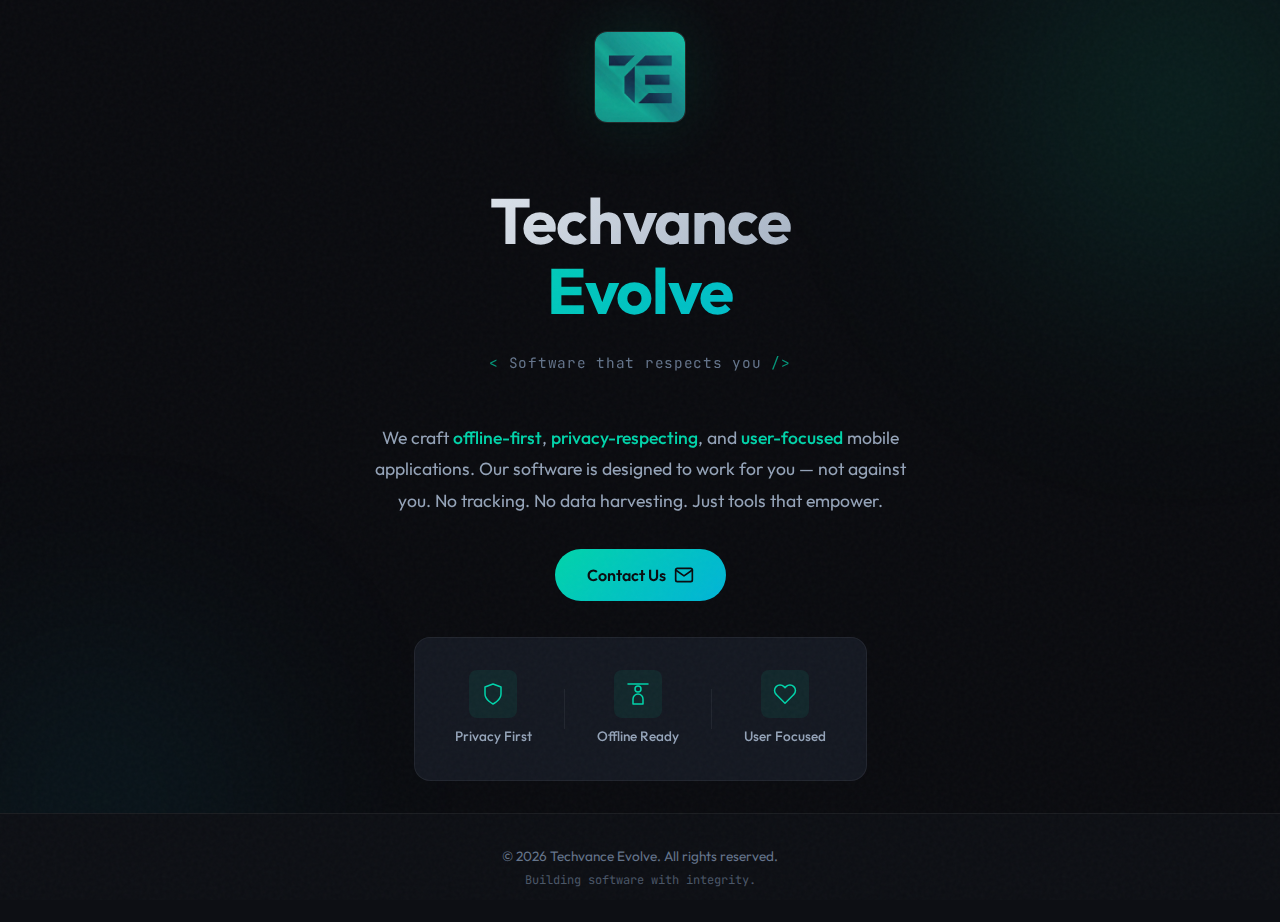
<file: index.html>
<!DOCTYPE html>
<html lang="en">
<head>
    <meta charset="UTF-8">
    <meta name="viewport" content="width=device-width, initial-scale=1.0">
    <meta name="description" content="Techvance Evolve - Creating offline-first, privacy-respecting, and user-focused mobile applications.">
    <meta name="google-site-verification" content="6rZVCr1v9Ppr6enE9zoGqDek3NDmSu9cayEgSQ9xsbw" />
    <title>Techvance Evolve</title>
    <link rel="stylesheet" href="styles.css">
    <link rel="preconnect" href="https://fonts.googleapis.com">
    <link rel="preconnect" href="https://fonts.gstatic.com" crossorigin>
    <link href="https://fonts.googleapis.com/css2?family=Outfit:wght@300;400;500;600;700&family=JetBrains+Mono:wght@400;500&display=swap" rel="stylesheet">
</head>
<body>
    <div class="noise-overlay"></div>
    <div class="gradient-orb gradient-orb-1"></div>
    <div class="gradient-orb gradient-orb-2"></div>
    
    <main class="container">
        <header class="header">
            <div class="logo-container">
                <div class="logo-frame">
                    <img src="21713191-c901-4661-9f66-414843cb288d.jpg" alt="Techvance Evolve Logo" class="logo">
                </div>
            </div>
        </header>

        <section class="hero">
            <h1 class="brand-name">
                <span class="brand-tech">Techvance</span>
                <span class="brand-evolve">Evolve</span>
            </h1>
            
            <div class="tagline">
                <span class="tagline-decorator">&lt;</span>
                Software that respects you
                <span class="tagline-decorator">/&gt;</span>
            </div>

            <p class="description">
                We craft <strong>offline-first</strong>, <strong>privacy-respecting</strong>, 
                and <strong>user-focused</strong> mobile applications. Our software is designed 
                to work for you — not against you. No tracking. No data harvesting. 
                Just tools that empower.
            </p>

            <div class="cta-section">
                <button class="contact-btn" id="contactBtn">
                    <span class="btn-text">Contact Us</span>
                    <span class="btn-icon">
                        <svg width="20" height="20" viewBox="0 0 24 24" fill="none" stroke="currentColor" stroke-width="2" stroke-linecap="round" stroke-linejoin="round">
                            <path d="M4 4h16c1.1 0 2 .9 2 2v12c0 1.1-.9 2-2 2H4c-1.1 0-2-.9-2-2V6c0-1.1.9-2 2-2z"></path>
                            <polyline points="22,6 12,13 2,6"></polyline>
                        </svg>
                    </span>
                </button>
                
<div class="email-reveal" id="emailReveal">
                <span class="email-label">Reach us at</span>
                <a href="mailto:techvance.evolve@gmail.com" class="email-address">
                    techvance.evolve@gmail.com
                </a>
            </div>
            </div>
        </section>

        <section class="values">
            <div class="value-item">
                <div class="value-icon">
                    <svg width="24" height="24" viewBox="0 0 24 24" fill="none" stroke="currentColor" stroke-width="1.5" stroke-linecap="round" stroke-linejoin="round">
                        <path d="M12 22s8-4 8-10V5l-8-3-8 3v7c0 6 8 10 8 10z"></path>
                    </svg>
                </div>
                <span>Privacy First</span>
            </div>
            <div class="value-divider"></div>
            <div class="value-item">
                <div class="value-icon">
                    <svg width="24" height="24" viewBox="0 0 24 24" fill="none" stroke="currentColor" stroke-width="1.5" stroke-linecap="round" stroke-linejoin="round">
                        <line x1="2" y1="2" x2="22" y2="2"></line>
                        <path d="M12 12a5 5 0 0 0-5 5v5h10v-5a5 5 0 0 0-5-5z"></path>
                        <circle cx="12" cy="7" r="3"></circle>
                    </svg>
                </div>
                <span>Offline Ready</span>
            </div>
            <div class="value-divider"></div>
            <div class="value-item">
                <div class="value-icon">
                    <svg width="24" height="24" viewBox="0 0 24 24" fill="none" stroke="currentColor" stroke-width="1.5" stroke-linecap="round" stroke-linejoin="round">
                        <path d="M20.84 4.61a5.5 5.5 0 0 0-7.78 0L12 5.67l-1.06-1.06a5.5 5.5 0 0 0-7.78 7.78l1.06 1.06L12 21.23l7.78-7.78 1.06-1.06a5.5 5.5 0 0 0 0-7.78z"></path>
                    </svg>
                </div>
                <span>User Focused</span>
            </div>
        </section>
    </main>

    <footer class="footer">
        <div class="footer-content">
            <p class="copyright">
                &copy; <span id="currentYear"></span> Techvance Evolve. All rights reserved.
            </p>
            <p class="footer-tagline">Building software with integrity.</p>
        </div>
    </footer>

    <script src="script.js"></script>
</body>
</html>
</file>
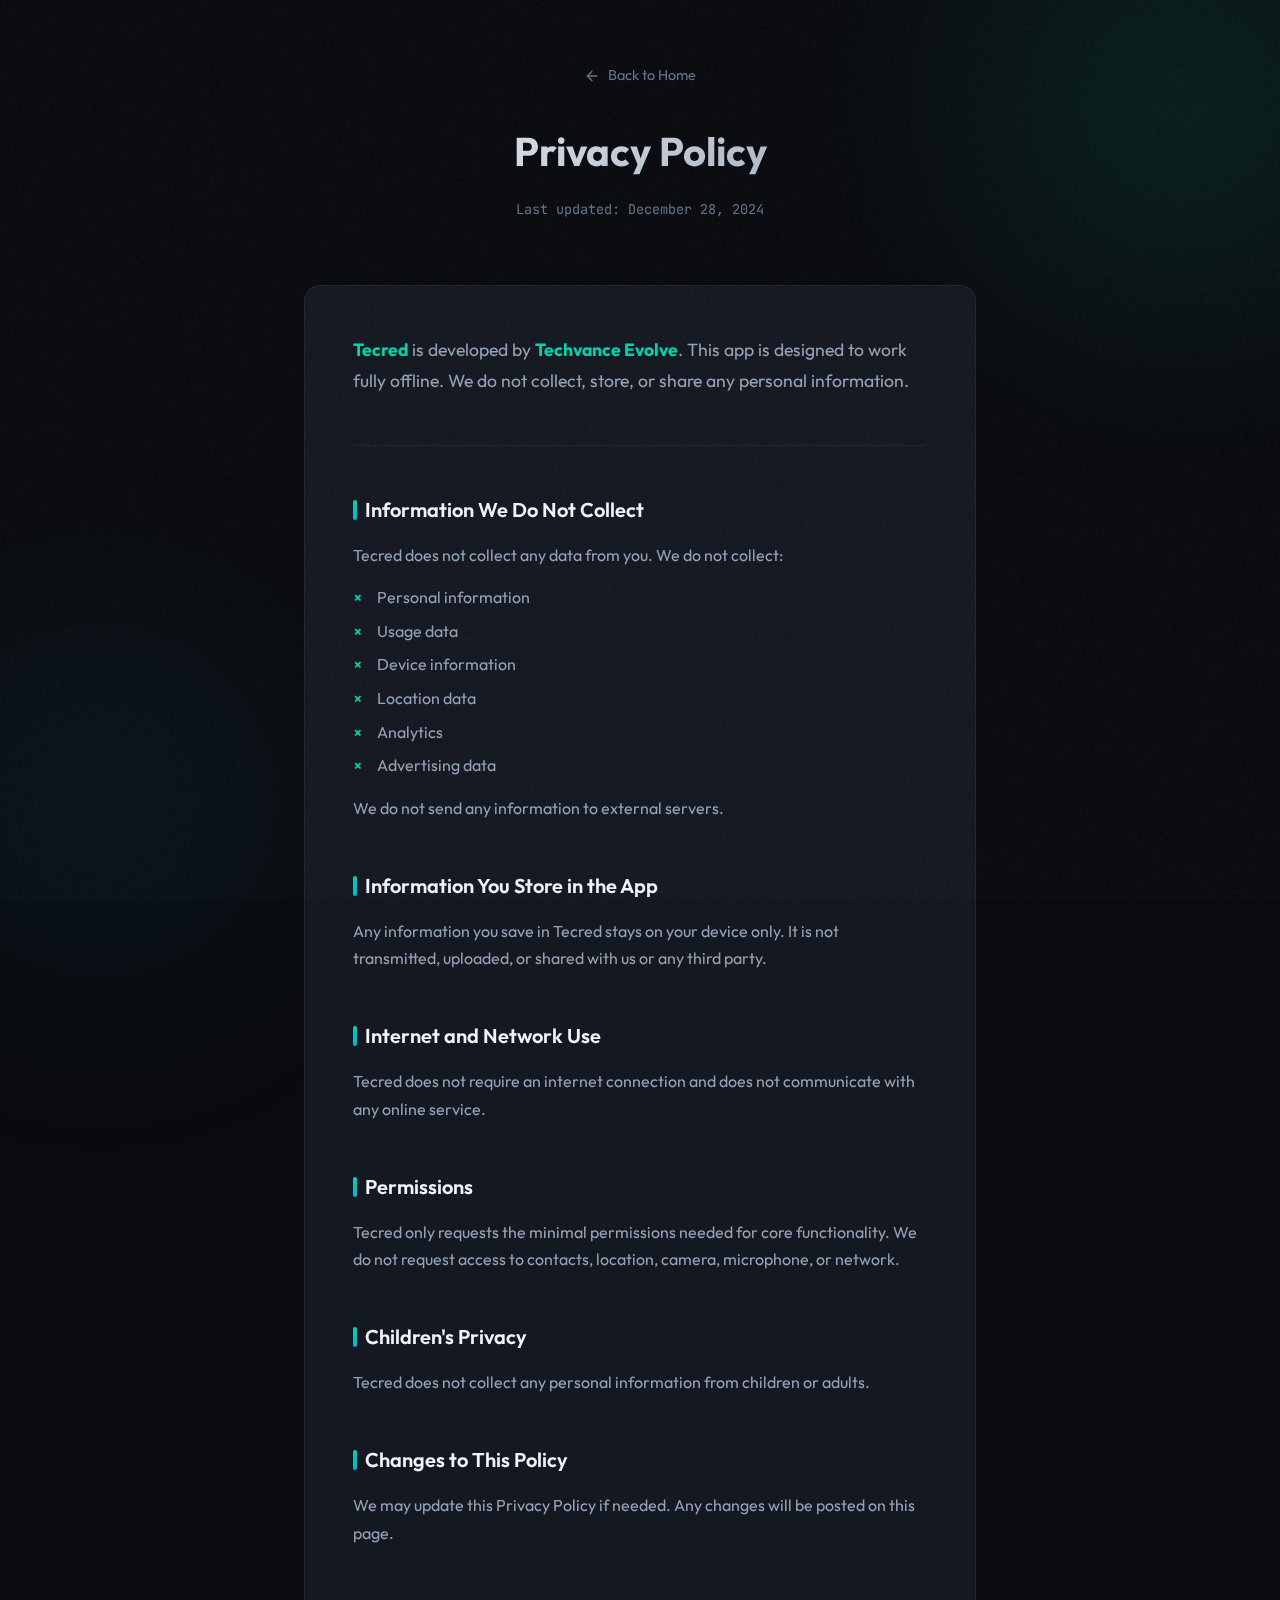
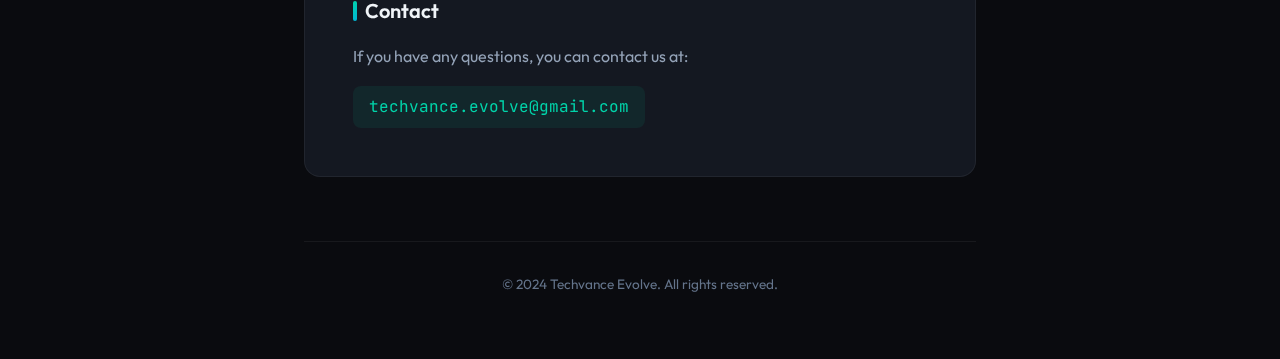
<file: tecred/privacy-policy.html>
<!DOCTYPE html>
<html lang="en">
<head>
    <meta charset="UTF-8">
    <meta name="viewport" content="width=device-width, initial-scale=1.0">
    <meta name="description" content="Privacy Policy for Tecred - A privacy-respecting credentials manager by Techvance Evolve.">
    <title>Privacy Policy | Tecred - Techvance Evolve</title>
    <link rel="stylesheet" href="../styles.css">
    <link rel="preconnect" href="https://fonts.googleapis.com">
    <link rel="preconnect" href="https://fonts.gstatic.com" crossorigin>
    <link href="https://fonts.googleapis.com/css2?family=Outfit:wght@300;400;500;600;700&family=JetBrains+Mono:wght@400;500&display=swap" rel="stylesheet">
    <style>
        /* Privacy Policy Specific Styles */
        .policy-container {
            max-width: 720px;
            margin: 0 auto;
            padding: var(--space-3xl) var(--space-lg);
            position: relative;
            z-index: 1;
        }

        .policy-header {
            text-align: center;
            margin-bottom: var(--space-3xl);
        }

        .back-link {
            display: inline-flex;
            align-items: center;
            gap: var(--space-sm);
            color: var(--color-text-muted);
            text-decoration: none;
            font-size: 0.9rem;
            margin-bottom: var(--space-xl);
            transition: var(--transition-fast);
        }

        .back-link:hover {
            color: var(--color-accent-primary);
        }

        .back-link svg {
            width: 16px;
            height: 16px;
        }

        .policy-title {
            font-size: clamp(2rem, 5vw, 2.5rem);
            font-weight: 700;
            background: linear-gradient(135deg, var(--color-text-primary) 0%, var(--color-text-secondary) 100%);
            -webkit-background-clip: text;
            background-clip: text;
            -webkit-text-fill-color: transparent;
            margin-bottom: var(--space-md);
        }

        .policy-date {
            font-family: var(--font-mono);
            font-size: 0.85rem;
            color: var(--color-text-muted);
        }

        .policy-content {
            background: var(--color-bg-elevated);
            border: 1px solid var(--color-border);
            border-radius: var(--radius-xl);
            padding: var(--space-2xl);
        }

        .policy-intro {
            font-size: 1.1rem;
            color: var(--color-text-secondary);
            line-height: 1.8;
            margin-bottom: var(--space-2xl);
            padding-bottom: var(--space-2xl);
            border-bottom: 1px solid var(--color-border);
        }

        .policy-intro strong {
            color: var(--color-accent-primary);
        }

        .policy-section {
            margin-bottom: var(--space-2xl);
        }

        .policy-section:last-child {
            margin-bottom: 0;
        }

        .policy-section h2 {
            font-size: 1.25rem;
            font-weight: 600;
            color: var(--color-text-primary);
            margin-bottom: var(--space-md);
            display: flex;
            align-items: center;
            gap: var(--space-sm);
        }

        .policy-section h2::before {
            content: '';
            width: 4px;
            height: 20px;
            background: linear-gradient(135deg, var(--color-accent-primary), var(--color-accent-secondary));
            border-radius: 2px;
        }

        .policy-section p {
            color: var(--color-text-secondary);
            line-height: 1.7;
            margin-bottom: var(--space-md);
        }

        .policy-section p:last-child {
            margin-bottom: 0;
        }

        .policy-list {
            list-style: none;
            padding: 0;
            margin: var(--space-md) 0;
        }

        .policy-list li {
            position: relative;
            padding-left: var(--space-lg);
            color: var(--color-text-secondary);
            margin-bottom: var(--space-sm);
            line-height: 1.6;
        }

        .policy-list li::before {
            content: '×';
            position: absolute;
            left: 0;
            color: var(--color-accent-primary);
            font-weight: 600;
            font-family: var(--font-mono);
        }

        .contact-email {
            display: inline-flex;
            align-items: center;
            gap: var(--space-sm);
            color: var(--color-accent-primary);
            text-decoration: none;
            font-family: var(--font-mono);
            padding: var(--space-sm) var(--space-md);
            background: var(--color-accent-subtle);
            border-radius: var(--radius-md);
            transition: var(--transition-fast);
        }

        .contact-email:hover {
            background: var(--color-accent-glow);
        }

        .policy-footer {
            text-align: center;
            margin-top: var(--space-3xl);
            padding-top: var(--space-xl);
            border-top: 1px solid var(--color-border);
        }

        .policy-footer p {
            font-size: 0.85rem;
            color: var(--color-text-muted);
        }
    </style>
</head>
<body>
    <div class="noise-overlay"></div>
    <div class="gradient-orb gradient-orb-1"></div>
    <div class="gradient-orb gradient-orb-2"></div>

    <main class="policy-container">
        <header class="policy-header">
            <a href="../index.html" class="back-link">
                <svg viewBox="0 0 24 24" fill="none" stroke="currentColor" stroke-width="2" stroke-linecap="round" stroke-linejoin="round">
                    <line x1="19" y1="12" x2="5" y2="12"></line>
                    <polyline points="12 19 5 12 12 5"></polyline>
                </svg>
                Back to Home
            </a>
            <h1 class="policy-title">Privacy Policy</h1>
            <p class="policy-date">Last updated: December 28, 2024</p>
        </header>

        <article class="policy-content">
            <p class="policy-intro">
                <strong>Tecred</strong> is developed by <strong>Techvance Evolve</strong>. This app is designed to work fully offline. We do not collect, store, or share any personal information.
            </p>

            <section class="policy-section">
                <h2>Information We Do Not Collect</h2>
                <p>Tecred does not collect any data from you. We do not collect:</p>
                <ul class="policy-list">
                    <li>Personal information</li>
                    <li>Usage data</li>
                    <li>Device information</li>
                    <li>Location data</li>
                    <li>Analytics</li>
                    <li>Advertising data</li>
                </ul>
                <p>We do not send any information to external servers.</p>
            </section>

            <section class="policy-section">
                <h2>Information You Store in the App</h2>
                <p>Any information you save in Tecred stays on your device only. It is not transmitted, uploaded, or shared with us or any third party.</p>
            </section>

            <section class="policy-section">
                <h2>Internet and Network Use</h2>
                <p>Tecred does not require an internet connection and does not communicate with any online service.</p>
            </section>

            <section class="policy-section">
                <h2>Permissions</h2>
                <p>Tecred only requests the minimal permissions needed for core functionality. We do not request access to contacts, location, camera, microphone, or network.</p>
            </section>

            <section class="policy-section">
                <h2>Children's Privacy</h2>
                <p>Tecred does not collect any personal information from children or adults.</p>
            </section>

            <section class="policy-section">
                <h2>Changes to This Policy</h2>
                <p>We may update this Privacy Policy if needed. Any changes will be posted on this page.</p>
            </section>

            <section class="policy-section">
                <h2>Contact</h2>
                <p>If you have any questions, you can contact us at:</p>
                <a href="mailto:techvance.evolve@gmail.com" class="contact-email">
                    techvance.evolve@gmail.com
                </a>
            </section>
        </article>

        <footer class="policy-footer">
            <p>&copy; 2024 Techvance Evolve. All rights reserved.</p>
        </footer>
    </main>
</body>
</html>
</file>
<file: styles.css>
/* ============================================
   TECHVANCE EVOLVE - Landing Page Styles
   ============================================ */

:root {
    /* Color Palette */
    --color-bg-deep: #0a0b0f;
    --color-bg-primary: #0d0f14;
    --color-bg-elevated: #141821;
    --color-bg-surface: #1a1f2e;
    
    --color-accent-primary: #00d4aa;
    --color-accent-secondary: #00b4d8;
    --color-accent-glow: rgba(0, 212, 170, 0.15);
    --color-accent-subtle: rgba(0, 212, 170, 0.08);
    
    --color-text-primary: #f0f4f8;
    --color-text-secondary: #94a3b8;
    --color-text-muted: #64748b;
    
    --color-border: rgba(255, 255, 255, 0.06);
    --color-border-hover: rgba(0, 212, 170, 0.3);
    
    /* Typography */
    --font-primary: 'Outfit', -apple-system, BlinkMacSystemFont, sans-serif;
    --font-mono: 'JetBrains Mono', 'Fira Code', monospace;
    
    /* Spacing */
    --space-xs: 0.25rem;
    --space-sm: 0.5rem;
    --space-md: 1rem;
    --space-lg: 1.5rem;
    --space-xl: 2rem;
    --space-2xl: 3rem;
    --space-3xl: 4rem;
    --space-4xl: 6rem;
    
    /* Transitions */
    --transition-fast: 150ms ease;
    --transition-base: 250ms ease;
    --transition-slow: 400ms cubic-bezier(0.4, 0, 0.2, 1);
    
    /* Border Radius */
    --radius-sm: 4px;
    --radius-md: 8px;
    --radius-lg: 12px;
    --radius-xl: 16px;
    --radius-full: 9999px;
}

/* Reset & Base */
*, *::before, *::after {
    box-sizing: border-box;
    margin: 0;
    padding: 0;
}

html {
    font-size: 16px;
    scroll-behavior: smooth;
    -webkit-font-smoothing: antialiased;
    -moz-osx-font-smoothing: grayscale;
}

body {
    font-family: var(--font-primary);
    background: var(--color-bg-deep);
    color: var(--color-text-primary);
    line-height: 1.6;
    min-height: 100vh;
    display: flex;
    flex-direction: column;
    overflow-x: hidden;
    position: relative;
}

/* Noise Texture Overlay */
.noise-overlay {
    position: fixed;
    inset: 0;
    pointer-events: none;
    z-index: 1000;
    opacity: 0.03;
    background-image: url("data:image/svg+xml,%3Csvg viewBox='0 0 256 256' xmlns='http://www.w3.org/2000/svg'%3E%3Cfilter id='noise'%3E%3CfeTurbulence type='fractalNoise' baseFrequency='0.9' numOctaves='4' stitchTiles='stitch'/%3E%3C/filter%3E%3Crect width='100%25' height='100%25' filter='url(%23noise)'/%3E%3C/svg%3E");
}

/* Gradient Orbs */
.gradient-orb {
    position: fixed;
    border-radius: 50%;
    filter: blur(100px);
    pointer-events: none;
    z-index: 0;
}

.gradient-orb-1 {
    width: 600px;
    height: 600px;
    background: radial-gradient(circle, var(--color-accent-glow) 0%, transparent 70%);
    top: -200px;
    right: -200px;
    animation: float 20s ease-in-out infinite;
}

.gradient-orb-2 {
    width: 500px;
    height: 500px;
    background: radial-gradient(circle, rgba(0, 180, 216, 0.1) 0%, transparent 70%);
    bottom: -150px;
    left: -150px;
    animation: float 25s ease-in-out infinite reverse;
}

@keyframes float {
    0%, 100% { transform: translate(0, 0) scale(1); }
    33% { transform: translate(30px, -30px) scale(1.05); }
    66% { transform: translate(-20px, 20px) scale(0.95); }
}

/* Container */
.container {
    flex: 1;
    width: 100%;
    max-width: 800px;
    margin: 0 auto;
    padding: var(--space-xl) var(--space-lg);
    display: flex;
    flex-direction: column;
    justify-content: center;
    align-items: center;
    position: relative;
    z-index: 1;
}

/* Header & Logo */
.header {
    margin-bottom: var(--space-3xl);
    animation: fadeInDown 0.8s ease-out;
}

.logo-container {
    position: relative;
    display: flex;
    justify-content: center;
    align-items: center;
}

.logo-frame {
    width: 90px;
    height: 90px;
    border-radius: var(--radius-lg);
    overflow: hidden;
    position: relative;
    box-shadow: 
        0 0 0 1px rgba(255, 255, 255, 0.1),
        0 4px 20px rgba(0, 0, 0, 0.3),
        0 0 60px var(--color-accent-glow);
    transition: var(--transition-base);
}

.logo-frame::before {
    content: '';
    position: absolute;
    inset: -2px;
    background: linear-gradient(135deg, var(--color-accent-primary), var(--color-accent-secondary));
    border-radius: inherit;
    z-index: -1;
    opacity: 0;
    transition: var(--transition-base);
}

.logo-container:hover .logo-frame {
    transform: scale(1.05);
    box-shadow: 
        0 0 0 1px rgba(255, 255, 255, 0.15),
        0 8px 30px rgba(0, 0, 0, 0.4),
        0 0 80px rgba(0, 212, 170, 0.2);
}

.logo-container:hover .logo-frame::before {
    opacity: 1;
}

.logo {
    width: 100%;
    height: 100%;
    object-fit: cover;
    display: block;
}


/* Hero Section */
.hero {
    text-align: center;
    animation: fadeInUp 0.8s ease-out 0.2s both;
}

.brand-name {
    font-size: clamp(2.5rem, 8vw, 4rem);
    font-weight: 700;
    letter-spacing: -0.02em;
    line-height: 1.1;
    margin-bottom: var(--space-lg);
}

.brand-tech {
    display: block;
    background: linear-gradient(135deg, var(--color-text-primary) 0%, var(--color-text-secondary) 100%);
    -webkit-background-clip: text;
    background-clip: text;
    -webkit-text-fill-color: transparent;
}

.brand-evolve {
    display: block;
    background: linear-gradient(135deg, var(--color-accent-primary) 0%, var(--color-accent-secondary) 100%);
    -webkit-background-clip: text;
    background-clip: text;
    -webkit-text-fill-color: transparent;
}

.tagline {
    font-family: var(--font-mono);
    font-size: 0.9rem;
    color: var(--color-text-muted);
    margin-bottom: var(--space-2xl);
    letter-spacing: 0.05em;
}

.tagline-decorator {
    color: var(--color-accent-primary);
    opacity: 0.7;
}

.description {
    font-size: 1.1rem;
    color: var(--color-text-secondary);
    max-width: 560px;
    margin: 0 auto var(--space-xl);
    line-height: 1.8;
}

.description strong {
    color: var(--color-accent-primary);
    font-weight: 500;
}

/* CTA Section */
.cta-section {
    display: flex;
    flex-direction: column;
    align-items: center;
    position: relative;
    min-height: 56px;
}

.contact-btn {
    display: inline-flex;
    align-items: center;
    gap: var(--space-sm);
    padding: var(--space-md) var(--space-xl);
    background: linear-gradient(135deg, var(--color-accent-primary), var(--color-accent-secondary));
    color: var(--color-bg-deep);
    font-family: var(--font-primary);
    font-size: 1rem;
    font-weight: 600;
    border: none;
    border-radius: var(--radius-full);
    cursor: pointer;
    transition: var(--transition-base);
    position: relative;
    overflow: hidden;
}

.contact-btn::before {
    content: '';
    position: absolute;
    inset: 0;
    background: linear-gradient(135deg, rgba(255,255,255,0.2), transparent);
    opacity: 0;
    transition: var(--transition-fast);
}

.contact-btn:hover {
    transform: translateY(-2px);
    box-shadow: 0 8px 30px rgba(0, 212, 170, 0.3);
}

.contact-btn:hover::before {
    opacity: 1;
}

.contact-btn:active {
    transform: translateY(0);
}

.contact-btn.hidden {
    opacity: 0;
    pointer-events: none;
    transform: scale(0.95);
    position: absolute;
}

.btn-icon {
    display: flex;
    align-items: center;
}

/* Email Reveal */
.email-reveal {
    display: flex;
    flex-direction: column;
    align-items: center;
    gap: var(--space-xs);
    padding: var(--space-md) var(--space-xl);
    background: var(--color-bg-elevated);
    border: 1px solid var(--color-border);
    border-radius: var(--radius-full);
    opacity: 0;
    transform: scale(0.95);
    pointer-events: none;
    position: absolute;
    transition: var(--transition-slow);
}

.email-reveal.visible {
    opacity: 1;
    transform: scale(1);
    pointer-events: auto;
    position: relative;
}

.email-label {
    font-size: 0.8rem;
    color: var(--color-text-muted);
    text-transform: uppercase;
    letter-spacing: 0.1em;
}

.email-address {
    font-family: var(--font-mono);
    font-size: 1.1rem;
    color: var(--color-accent-primary);
    text-decoration: none;
    transition: var(--transition-fast);
}

.email-address:hover {
    color: var(--color-accent-secondary);
}

/* Values Section */
.values {
    display: flex;
    align-items: center;
    justify-content: center;
    gap: var(--space-lg);
    margin-top: var(--space-xl);
    padding: var(--space-lg) var(--space-xl);
    background: var(--color-bg-elevated);
    border: 1px solid var(--color-border);
    border-radius: var(--radius-xl);
    animation: fadeInUp 0.8s ease-out 0.4s both;
}

.value-item {
    display: flex;
    flex-direction: column;
    align-items: center;
    gap: var(--space-sm);
    padding: var(--space-sm);
}

.value-icon {
    display: flex;
    align-items: center;
    justify-content: center;
    width: 48px;
    height: 48px;
    background: var(--color-accent-subtle);
    border-radius: var(--radius-md);
    color: var(--color-accent-primary);
    transition: var(--transition-base);
}

.value-item:hover .value-icon {
    background: var(--color-accent-glow);
    transform: translateY(-2px);
}

.value-item span {
    font-size: 0.85rem;
    font-weight: 500;
    color: var(--color-text-secondary);
    white-space: nowrap;
}

.value-divider {
    width: 1px;
    height: 40px;
    background: var(--color-border);
}

/* Footer */
.footer {
    padding: var(--space-xl) var(--space-lg);
    text-align: center;
    border-top: 1px solid var(--color-border);
    background: var(--color-bg-primary);
    position: relative;
    z-index: 1;
}

.footer-content {
    max-width: 800px;
    margin: 0 auto;
}

.copyright {
    font-size: 0.85rem;
    color: var(--color-text-muted);
    margin-bottom: var(--space-xs);
}

.footer-tagline {
    font-size: 0.75rem;
    color: var(--color-text-muted);
    opacity: 0.7;
    font-family: var(--font-mono);
}

/* Animations */
@keyframes fadeInDown {
    from {
        opacity: 0;
        transform: translateY(-20px);
    }
    to {
        opacity: 1;
        transform: translateY(0);
    }
}

@keyframes fadeInUp {
    from {
        opacity: 0;
        transform: translateY(20px);
    }
    to {
        opacity: 1;
        transform: translateY(0);
    }
}

/* Responsive Design */
@media (max-width: 768px) {
    .container {
        padding: var(--space-lg) var(--space-md);
    }
    
    .values {
        flex-direction: column;
        gap: var(--space-md);
        padding: var(--space-lg);
    }
    
    .value-divider {
        width: 60px;
        height: 1px;
    }
    
    .value-item {
        flex-direction: row;
        gap: var(--space-md);
        width: 100%;
        justify-content: center;
    }
    
    .logo-frame {
        width: 72px;
        height: 72px;
    }
}

@media (max-width: 480px) {
    .brand-name {
        font-size: 2.2rem;
    }
    
    .description {
        font-size: 1rem;
    }
    
    .tagline {
        font-size: 0.8rem;
    }
}

/* Reduced Motion */
@media (prefers-reduced-motion: reduce) {
    *, *::before, *::after {
        animation-duration: 0.01ms !important;
        animation-iteration-count: 1 !important;
        transition-duration: 0.01ms !important;
    }
    
    .gradient-orb {
        animation: none;
    }
}

/* Focus States for Accessibility */
.contact-btn:focus-visible,
.email-address:focus-visible {
    outline: 2px solid var(--color-accent-primary);
    outline-offset: 3px;
}

/* Selection */
::selection {
    background: var(--color-accent-primary);
    color: var(--color-bg-deep);
}
</file>
